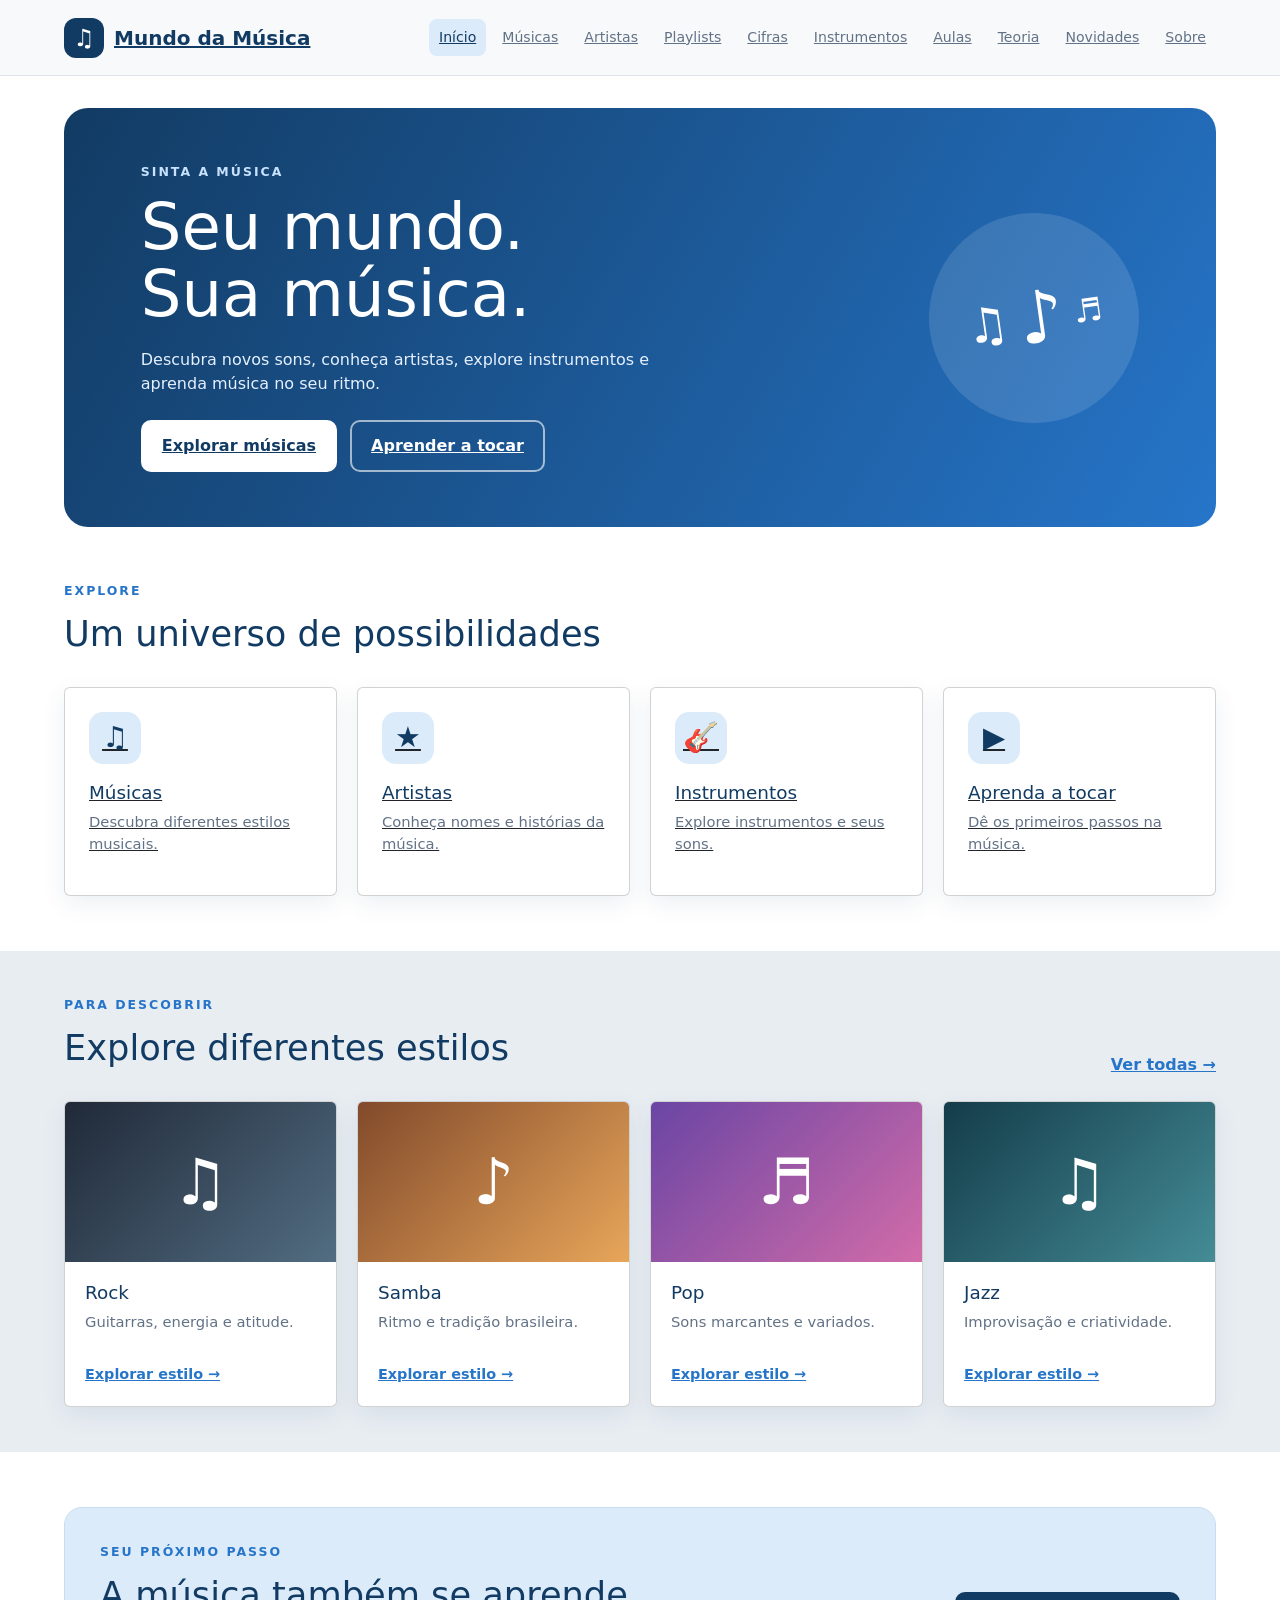
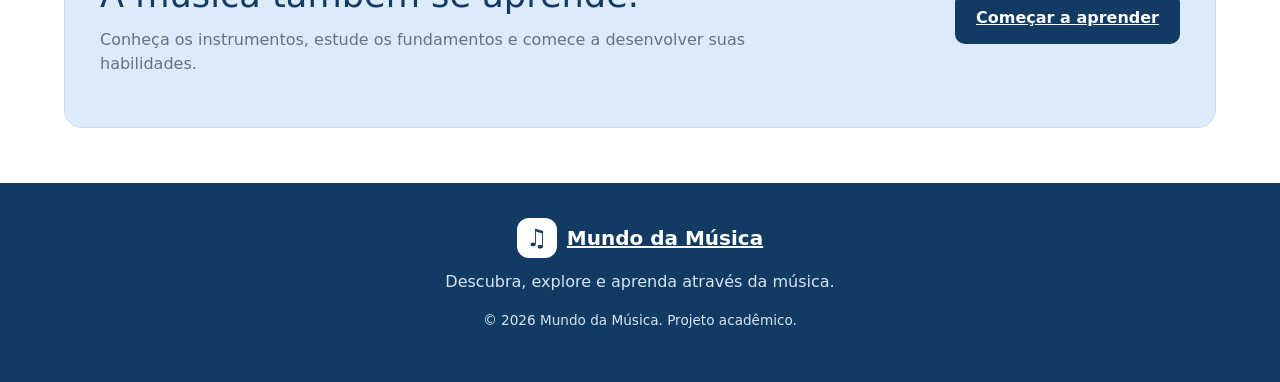
<file: index.html>
<!DOCTYPE html>
<html lang="pt-BR">
<head>
    <meta charset="UTF-8">
    <meta name="viewport" content="width=device-width, initial-scale=1.0">
    <meta name="description" content="Mundo da Música: descubra músicas, artistas, instrumentos e aprenda a tocar.">
    <title>Mundo da Música | Início</title>
    <link rel="icon" href="img/notamusical.png">
    <link rel="stylesheet" href="css/estilos.css">
    <link href="https://cdn.jsdelivr.net/npm/bootstrap@5.0.2/dist/css/bootstrap.min.css" rel="stylesheet" integrity="sha384-EVSTQN3/azprG1Anm3QDgpJLIm9Nao0Yz1ztcQTwFspd3yD65VohhpuuCOmLASjC" crossorigin="anonymous">
    <script src="js/script.js" defer></script>
</head>
<body>
    <header class="cabecalho bg-light">
        <a class="logo" href="index.html">
            <span class="logo-icone" aria-hidden="true">♫</span>
            <span>Mundo da Música</span>
        </a>
        <button class="botao-menu" id="botao-menu" type="button"
                aria-label="Abrir menu de navegação" aria-controls="menu-principal"
                aria-expanded="false">☰</button>
        <nav class="menu" id="menu-principal" aria-label="Navegação principal">
            <a href="index.html" aria-current="page">Início</a>
            <a href="musicas.html">Músicas</a>
            <a href="artistas.html">Artistas</a>
            <a href="playlists.html">Playlists</a>
            <a href="cifras.html">Cifras</a>
            <a href="instrumentos.html">Instrumentos</a>
            <a href="aulas.html">Aulas</a>
            <a href="teoria.html">Teoria</a>
            <a href="novidades.html">Novidades</a>
            <a href="sobre.html">Sobre</a>
        </nav>
    </header>

    <main>
        <section class="destaque">
            <div class="destaque-conteudo">
                <p class="etiqueta">SINTA A MÚSICA</p>
                <h1>Seu mundo.<br>Sua música.</h1>
                <p>Descubra novos sons, conheça artistas, explore instrumentos e aprenda música no seu ritmo.</p>
                <a class="botao botao-principal" href="musicas.html">Explorar músicas</a>
                <a class="botao botao-secundario" href="aulas.html">Aprender a tocar</a>
            </div>
            <div class="destaque-visual" aria-hidden="true"><span>♫</span><span>♪</span><span>♬</span></div>
        </section>

        <section class="secao">
            <div class="secao-cabecalho">
                <div><p class="etiqueta">EXPLORE</p><h2>Um universo de possibilidades</h2></div>
            </div>
            <div class="grade-categorias">
                <a class="card categoria-card" href="musicas.html"><span class="card-icone">♫</span><h3>Músicas</h3><p>Descubra diferentes estilos musicais.</p></a>
                <a class="card categoria-card" href="artistas.html"><span class="card-icone">★</span><h3>Artistas</h3><p>Conheça nomes e histórias da música.</p></a>
                <a class="card categoria-card" href="instrumentos.html"><span class="card-icone">🎸</span><h3>Instrumentos</h3><p>Explore instrumentos e seus sons.</p></a>
                <a class="card categoria-card" href="aulas.html"><span class="card-icone">▶</span><h3>Aprenda a tocar</h3><p>Dê os primeiros passos na música.</p></a>
            </div>
        </section>

        <section class="secao secao-alternativa">
            <div class="secao-cabecalho">
                <div><p class="etiqueta">PARA DESCOBRIR</p><h2>Explore diferentes estilos</h2></div>
                <a class="link-destaque" href="musicas.html">Ver todas →</a>
            </div>
            <div class="grade-musicas">
                <article class="card musica-card"><div class="capa capa-rock" aria-label="Ilustração musical de rock"><span>♫</span></div><div class="card-conteudo"><h3>Rock</h3><p>Guitarras, energia e atitude.</p><a href="musicas.html?genero=rock">Explorar estilo →</a></div></article>
                <article class="card musica-card"><div class="capa capa-samba" aria-label="Ilustração musical de samba"><span>♪</span></div><div class="card-conteudo"><h3>Samba</h3><p>Ritmo e tradição brasileira.</p><a href="musicas.html?genero=samba">Explorar estilo →</a></div></article>
                <article class="card musica-card"><div class="capa capa-pop" aria-label="Ilustração musical de pop"><span>♬</span></div><div class="card-conteudo"><h3>Pop</h3><p>Sons marcantes e variados.</p><a href="musicas.html?genero=pop">Explorar estilo →</a></div></article>
                <article class="card musica-card"><div class="capa capa-jazz" aria-label="Ilustração musical de jazz"><span>♫</span></div><div class="card-conteudo"><h3>Jazz</h3><p>Improvisação e criatividade.</p><a href="musicas.html?genero=jazz">Explorar estilo →</a></div></article>
            </div>
        </section>

        <section class="chamada">
            <div><p class="etiqueta">SEU PRÓXIMO PASSO</p><h2>A música também se aprende.</h2><p>Conheça os instrumentos, estude os fundamentos e comece a desenvolver suas habilidades.</p></div>
            <a class="botao botao-principal" href="teoria.html">Começar a aprender</a>
        </section>
    </main>

    <footer class="rodape">
        <a class="logo logo-rodape" href="index.html"><span class="logo-icone" aria-hidden="true">♫</span><span>Mundo da Música</span></a>
        <p>Descubra, explore e aprenda através da música.</p>
        <p class="copyright">&copy; <span id="ano-atual">2026</span> Mundo da Música. Projeto acadêmico.</p>
    </footer>
</body>
</html>
</file>
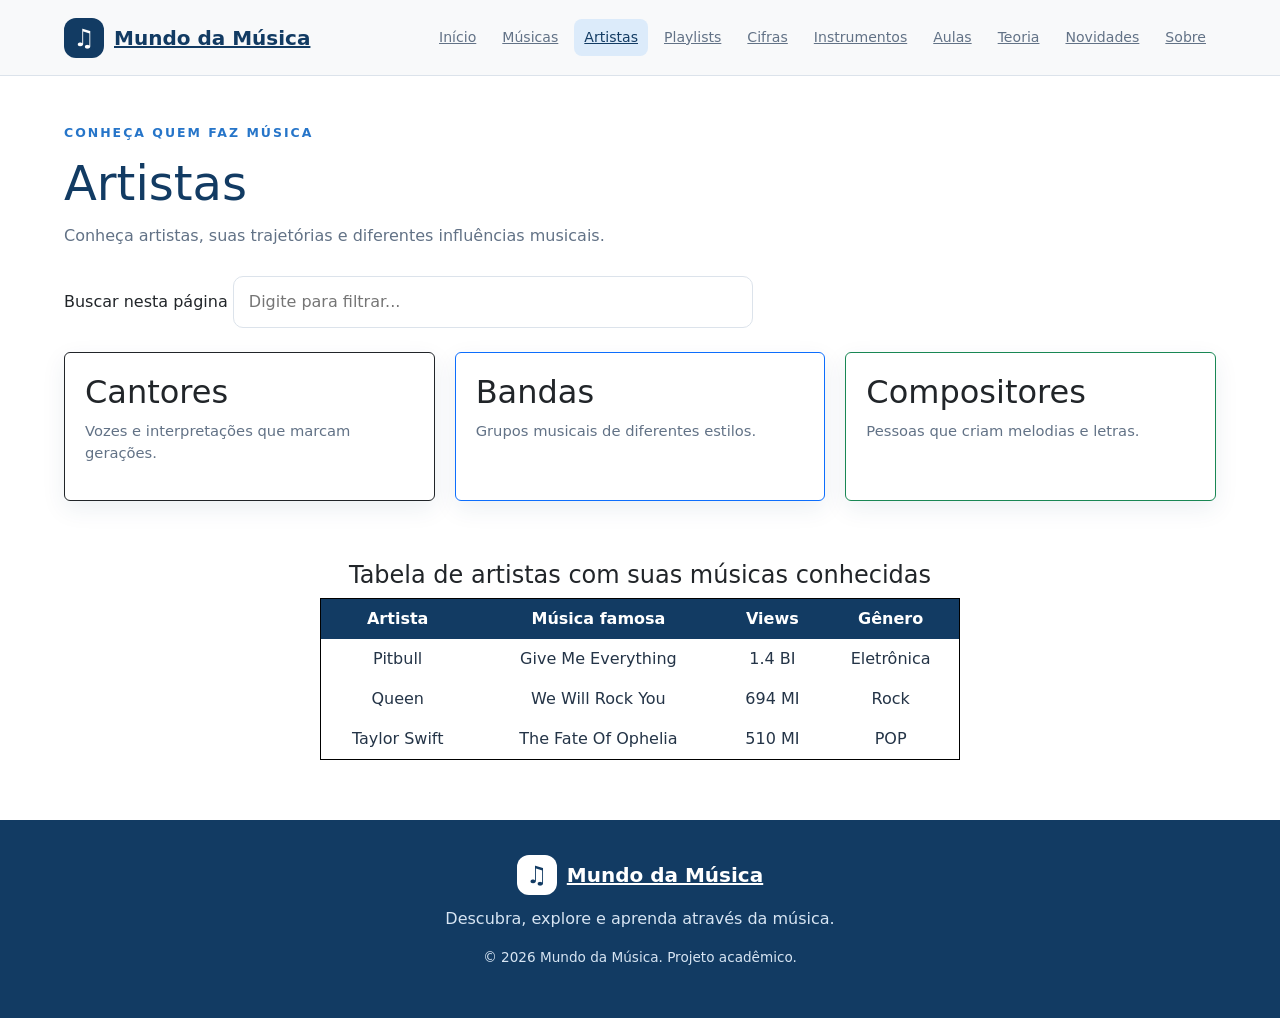
<file: artistas.html>
<!DOCTYPE html>
<html lang="pt-BR">
<head>
    <meta charset="UTF-8">
    <meta name="viewport" content="width=device-width, initial-scale=1.0">
    <meta name="description" content="Conheça artistas, suas trajetórias e diferentes influências musicais.">
    <title>Artistas | Mundo da Música</title>
    <link rel="icon" href="img/notamusical.png">
    <link rel="stylesheet" href="css/estilos.css">
    <link href="https://cdn.jsdelivr.net/npm/bootstrap@5.0.2/dist/css/bootstrap.min.css" rel="stylesheet" integrity="sha384-EVSTQN3/azprG1Anm3QDgpJLIm9Nao0Yz1ztcQTwFspd3yD65VohhpuuCOmLASjC" crossorigin="anonymous">
    <script src="js/script.js" defer></script>
</head>
<body>
    <header class="cabecalho bg-light">
        <a class="logo" href="index.html">
            <span class="logo-icone" aria-hidden="true">♫</span>
            <span>Mundo da Música</span>
        </a>
        <button class="botao-menu" id="botao-menu" type="button"
                aria-label="Abrir menu de navegação" aria-controls="menu-principal"
                aria-expanded="false">☰</button>
        <nav class="menu" id="menu-principal" aria-label="Navegação principal">
            <a href="index.html">Início</a>
            <a href="musicas.html">Músicas</a>
            <a href="artistas.html" aria-current="page">Artistas</a>
            <a href="playlists.html">Playlists</a>
            <a href="cifras.html">Cifras</a>
            <a href="instrumentos.html">Instrumentos</a>
            <a href="aulas.html">Aulas</a>
            <a href="teoria.html">Teoria</a>
            <a href="novidades.html">Novidades</a>
            <a href="sobre.html">Sobre</a>
        </nav>
    </header>
    <main>
        <section class="conteudo-pagina">
            <div class="introducao-pagina">
                <p class="etiqueta">CONHEÇA QUEM FAZ MÚSICA</p>
                <h1>Artistas</h1>
                <p>Conheça artistas, suas trajetórias e diferentes influências musicais.</p>
            </div>

            <label for="busca-itens" class="rotulo-busca">Buscar nesta página</label>
            <input class="campo-busca" type="search" id="busca-itens"
                   placeholder="Digite para filtrar..." autocomplete="off">
            <p id="mensagem-vazia" class="mensagem-vazia" hidden>Nenhum resultado encontrado.</p>
            <div class="lista-itens">
                <article class="card card-conteudo border border-dark" data-busca="cantores vocal">
                    <h2>Cantores</h2>
                    <p>Vozes e interpretações que marcam gerações.</p>
                </article>
                <article class="card card-conteudo border border-primary" data-busca="bandas grupos">
                    <h2>Bandas</h2>
                    <p>Grupos musicais de diferentes estilos.</p>
                </article>
                <article class="card card-conteudo border border-success" data-busca="compositores composição">
                    <h2>Compositores</h2>
                    <p>Pessoas que criam melodias e letras.</p>
                </article>
            </div>
        </section>
    </main>
    <div class="tabela-artistas-container">
    <h4 class="titulo-tabela">Tabela de artistas com suas músicas conhecidas</h4>
    <div class="table-responsive">
        <table class="tabela-artistas">
            <thead>
                <tr>
                    <th>Artista</th>
                    <th>Música famosa</th>
                    <th>Views</th>
                    <th>Gênero</th>
                </tr>
            </thead>
            <tbody>
                <tr>
                    <td>Pitbull</td>
                    <td>Give Me Everything</td>
                    <td>1.4 BI</td>
                    <td>Eletrônica</td>
                </tr>
                <tr>
                    <td>Queen</td>
                    <td>We Will Rock You</td>
                    <td>694 MI</td>
                    <td>Rock</td>
                </tr>
                <tr>
                    <td>Taylor Swift</td>
                    <td>The Fate Of Ophelia</td>
                    <td>510 MI</td>
                    <td>POP</td>
                </tr>
            </tbody>
        </table>
    </div>
</div>

<footer class="rodape">
    <a class="logo logo-rodape" href="index.html">
        <span class="logo-icone" aria-hidden="true">♫</span>
        <span>Mundo da Música</span>
    </a>
    <p>Descubra, explore e aprenda através da música.</p>
    <p class="copyright">&copy; <span id="ano-atual">2026</span> Mundo da Música. Projeto acadêmico.</p>
</footer>
</file>
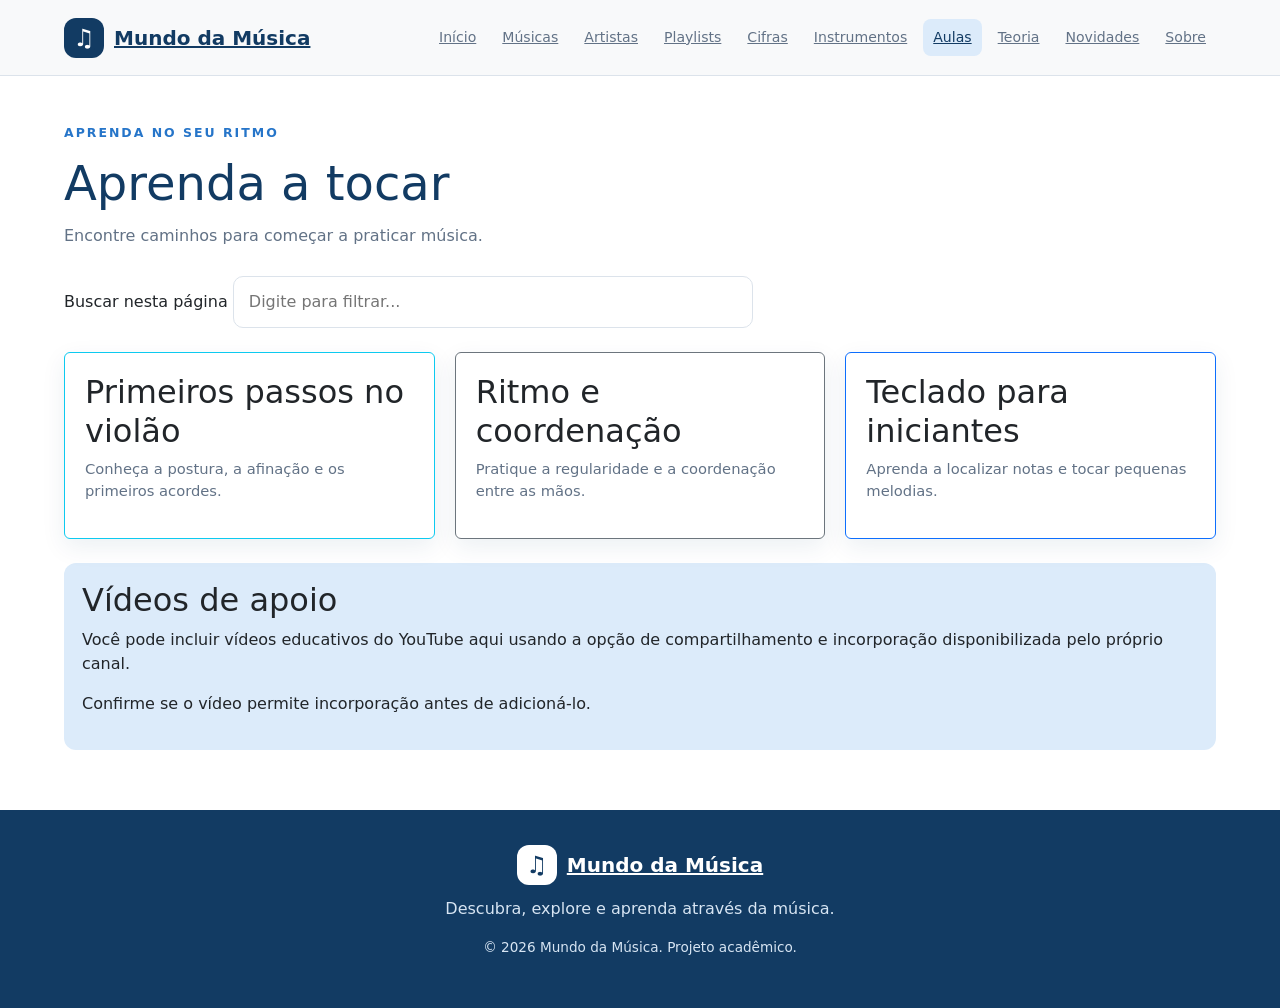
<file: aulas.html>
<!DOCTYPE html>
<html lang="pt-BR">
<head>
    <meta charset="UTF-8">
    <meta name="viewport" content="width=device-width, initial-scale=1.0">
    <meta name="description" content="Encontre caminhos para começar a praticar música.">
    <title>Aprenda a tocar | Mundo da Música</title>
    <link rel="icon" href="img/notamusical.png">
    <link rel="stylesheet" href="css/estilos.css">
    <link href="https://cdn.jsdelivr.net/npm/bootstrap@5.0.2/dist/css/bootstrap.min.css" rel="stylesheet" integrity="sha384-EVSTQN3/azprG1Anm3QDgpJLIm9Nao0Yz1ztcQTwFspd3yD65VohhpuuCOmLASjC" crossorigin="anonymous">
    <script src="js/script.js" defer></script>
</head>
<body>
    <header class="cabecalho bg-light">
        <a class="logo" href="index.html">
            <span class="logo-icone" aria-hidden="true">♫</span>
            <span>Mundo da Música</span>
        </a>
        <button class="botao-menu" id="botao-menu" type="button"
                aria-label="Abrir menu de navegação" aria-controls="menu-principal"
                aria-expanded="false">☰</button>
        <nav class="menu" id="menu-principal" aria-label="Navegação principal">
            <a href="index.html">Início</a>
            <a href="musicas.html">Músicas</a>
            <a href="artistas.html">Artistas</a>
            <a href="playlists.html">Playlists</a>
            <a href="cifras.html">Cifras</a>
            <a href="instrumentos.html">Instrumentos</a>
            <a href="aulas.html" aria-current="page">Aulas</a>
            <a href="teoria.html">Teoria</a>
            <a href="novidades.html">Novidades</a>
            <a href="sobre.html">Sobre</a>
        </nav>
    </header>
    <main>
        <section class="conteudo-pagina">
            <div class="introducao-pagina">
                <p class="etiqueta">APRENDA NO SEU RITMO</p>
                <h1>Aprenda a tocar</h1>
                <p>Encontre caminhos para começar a praticar música.</p>
            </div>

            <label for="busca-itens" class="rotulo-busca">Buscar nesta página</label>
            <input class="campo-busca" type="search" id="busca-itens"
                   placeholder="Digite para filtrar..." autocomplete="off">
            <p id="mensagem-vazia" class="mensagem-vazia" hidden>Nenhum resultado encontrado.</p>
            <div class="lista-itens">
                <article class="card card-conteudo border border-info" data-busca="violão iniciante">
                    <h2>Primeiros passos no violão</h2>
                    <p>Conheça a postura, a afinação e os primeiros acordes.</p>
                </article>
                <article class="card card-conteudo border border-secondary" data-busca="ritmo coordenação">
                    <h2>Ritmo e coordenação</h2>
                    <p>Pratique a regularidade e a coordenação entre as mãos.</p>
                </article>
                <article class="card card-conteudo border border-primary" data-busca="teclado iniciante">
                    <h2>Teclado para iniciantes</h2>
                    <p>Aprenda a localizar notas e tocar pequenas melodias.</p>
                </article>
            </div>
            <div class="aviso">
                <h2>Vídeos de apoio</h2>
                <p>Você pode incluir vídeos educativos do YouTube aqui usando a opção de compartilhamento e incorporação disponibilizada pelo próprio canal.</p>
                <p>Confirme se o vídeo permite incorporação antes de adicioná-lo.</p>
            </div>
        </section>
    </main>
    <footer class="rodape">
        <a class="logo logo-rodape" href="index.html"><span class="logo-icone" aria-hidden="true">♫</span><span>Mundo da Música</span></a>
        <p>Descubra, explore e aprenda através da música.</p>
        <p class="copyright">&copy; <span id="ano-atual">2026</span> Mundo da Música. Projeto acadêmico.</p>
    </footer>
</body>
</html>
</file>
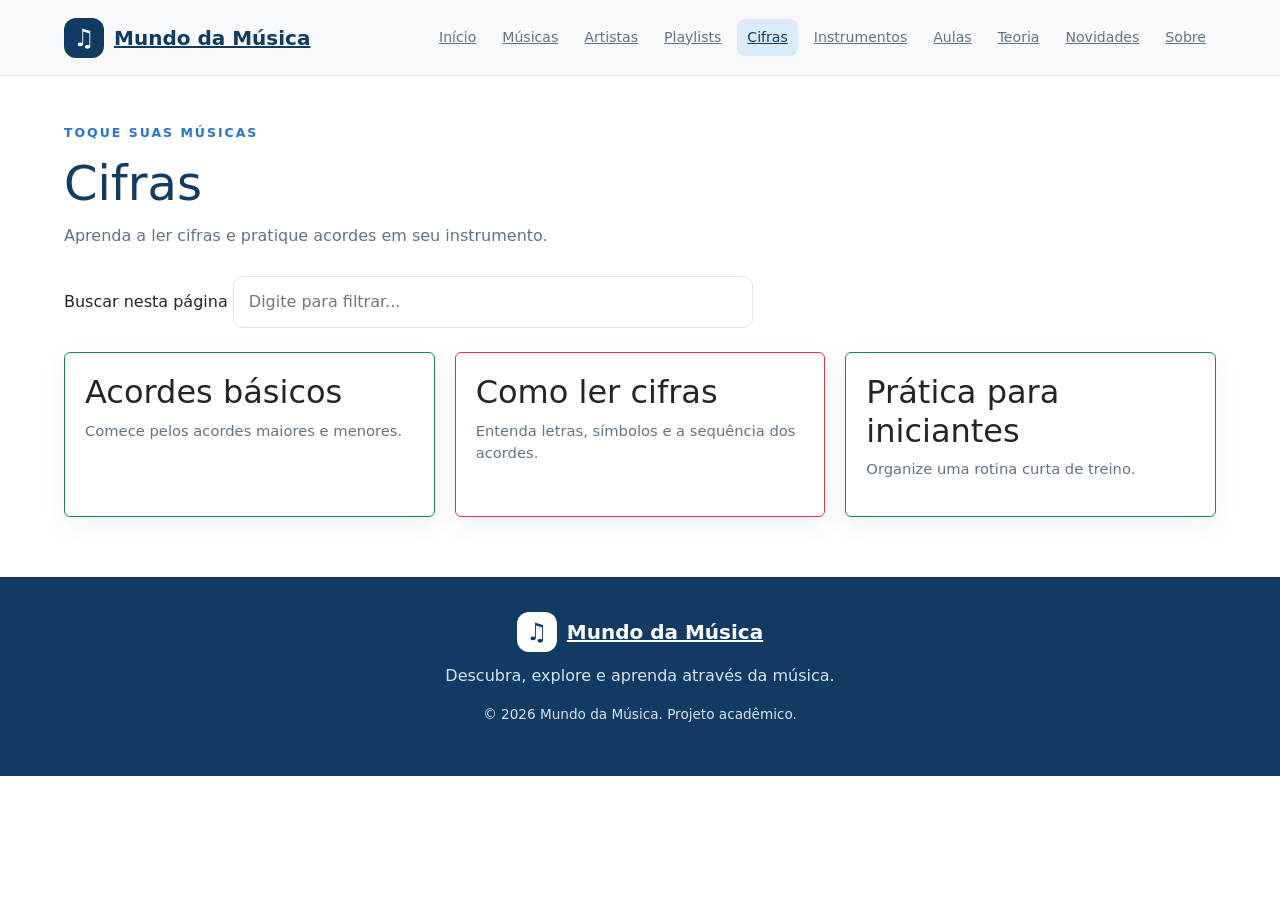
<file: cifras.html>
<!DOCTYPE html>
<html lang="pt-BR">
<head>
    <meta charset="UTF-8">
    <meta name="viewport" content="width=device-width, initial-scale=1.0">
    <meta name="description" content="Aprenda a ler cifras e pratique acordes em seu instrumento.">
    <title>Cifras | Mundo da Música</title>
    <link rel="icon" href="img/notamusical.png">
    <link rel="stylesheet" href="css/estilos.css">
    <link href="https://cdn.jsdelivr.net/npm/bootstrap@5.0.2/dist/css/bootstrap.min.css" rel="stylesheet" integrity="sha384-EVSTQN3/azprG1Anm3QDgpJLIm9Nao0Yz1ztcQTwFspd3yD65VohhpuuCOmLASjC" crossorigin="anonymous">
    <script src="js/script.js" defer></script>
</head>
<body>
    <header class="cabecalho bg-light">
        <a class="logo" href="index.html">
            <span class="logo-icone" aria-hidden="true">♫</span>
            <span>Mundo da Música</span>
        </a>
        <button class="botao-menu" id="botao-menu" type="button"
                aria-label="Abrir menu de navegação" aria-controls="menu-principal"
                aria-expanded="false">☰</button>
        <nav class="menu" id="menu-principal" aria-label="Navegação principal">
            <a href="index.html">Início</a>
            <a href="musicas.html">Músicas</a>
            <a href="artistas.html">Artistas</a>
            <a href="playlists.html">Playlists</a>
            <a href="cifras.html" aria-current="page">Cifras</a>
            <a href="instrumentos.html">Instrumentos</a>
            <a href="aulas.html">Aulas</a>
            <a href="teoria.html">Teoria</a>
            <a href="novidades.html">Novidades</a>
            <a href="sobre.html">Sobre</a>
        </nav>
    </header>
    <main>
        <section class="conteudo-pagina">
            <div class="introducao-pagina">
                <p class="etiqueta">TOQUE SUAS MÚSICAS</p>
                <h1>Cifras</h1>
                <p>Aprenda a ler cifras e pratique acordes em seu instrumento.</p>
            </div>

            <label for="busca-itens" class="rotulo-busca">Buscar nesta página</label>
            <input class="campo-busca" type="search" id="busca-itens"
                   placeholder="Digite para filtrar..." autocomplete="off">
            <p id="mensagem-vazia" class="mensagem-vazia" hidden>Nenhum resultado encontrado.</p>
            <div class="lista-itens">
                <article class="card card-conteudo border border-success" data-busca="acordes básicos violão">
                    <h2>Acordes básicos</h2>
                    <p>Comece pelos acordes maiores e menores.</p>
                </article>
                <article class="card card-conteudo border border-danger" data-busca="ler cifras teoria">
                    <h2>Como ler cifras</h2>
                    <p>Entenda letras, símbolos e a sequência dos acordes.</p>
                </article>
                <article class="card card-conteudo border border-success" data-busca="prática iniciantes">
                    <h2>Prática para iniciantes</h2>
                    <p>Organize uma rotina curta de treino.</p>
                </article>
            </div>
        </section>
    </main>
    <footer class="rodape">
        <a class="logo logo-rodape" href="index.html"><span class="logo-icone" aria-hidden="true">♫</span><span>Mundo da Música</span></a>
        <p>Descubra, explore e aprenda através da música.</p>
        <p class="copyright">&copy; <span id="ano-atual">2026</span> Mundo da Música. Projeto acadêmico.</p>
    </footer>
</body>
</html>
</file>
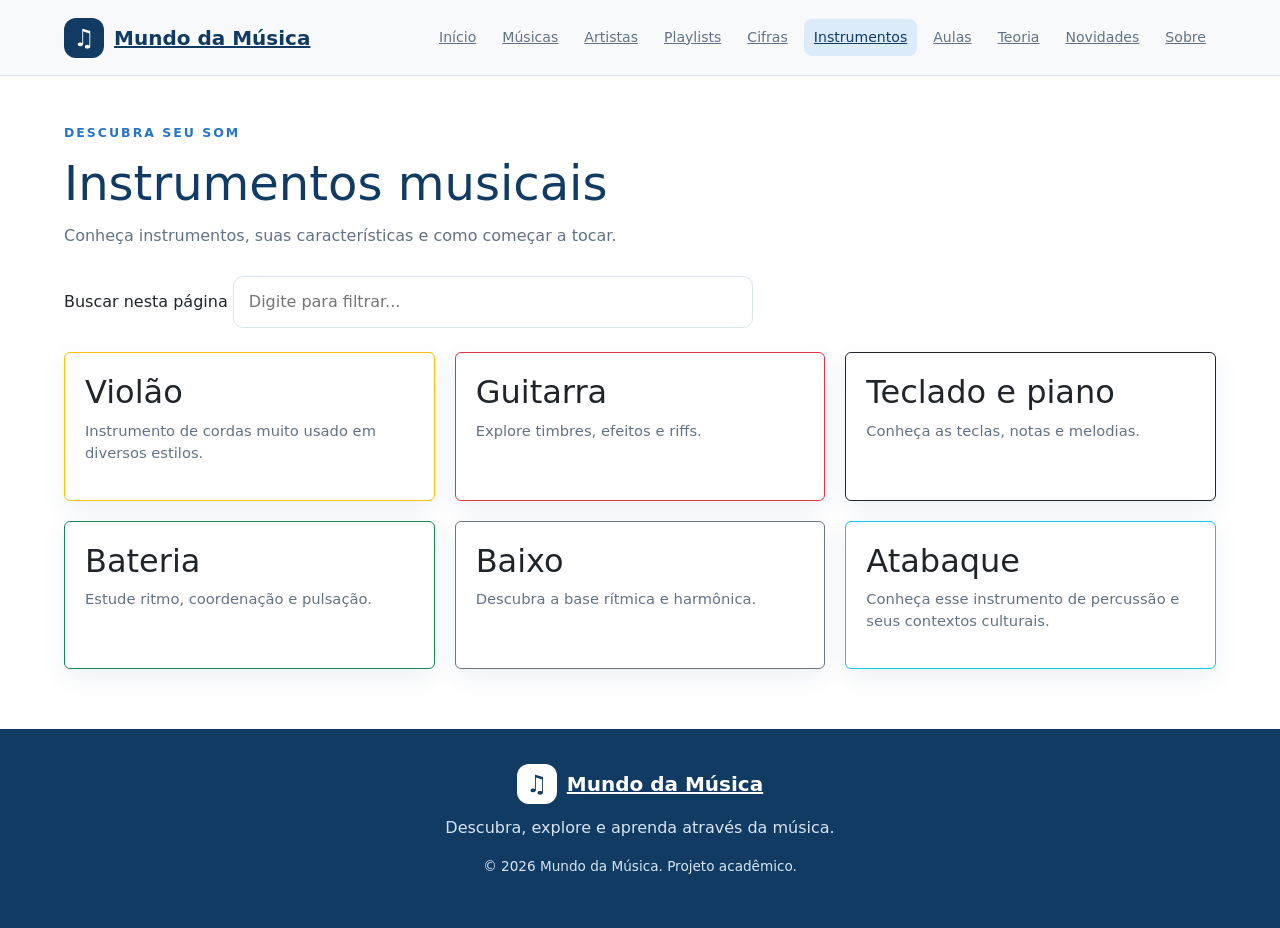
<file: instrumentos.html>
<!DOCTYPE html>
<html lang="pt-BR">
<head>
    <meta charset="UTF-8">
    <meta name="viewport" content="width=device-width, initial-scale=1.0">
    <meta name="description" content="Conheça instrumentos, suas características e como começar a tocar.">
    <title>Instrumentos | Mundo da Música</title>
    <link rel="icon" href="img/notamusical.png">
    <link rel="stylesheet" href="css/estilos.css">
    <link href="https://cdn.jsdelivr.net/npm/bootstrap@5.0.2/dist/css/bootstrap.min.css" rel="stylesheet" integrity="sha384-EVSTQN3/azprG1Anm3QDgpJLIm9Nao0Yz1ztcQTwFspd3yD65VohhpuuCOmLASjC" crossorigin="anonymous">
    <script src="js/script.js" defer></script>
</head>
<body>
    <header class="cabecalho bg-light">
        <a class="logo" href="index.html">
            <span class="logo-icone" aria-hidden="true">♫</span>
            <span>Mundo da Música</span>
        </a>
        <button class="botao-menu" id="botao-menu" type="button"
                aria-label="Abrir menu de navegação" aria-controls="menu-principal"
                aria-expanded="false">☰</button>
        <nav class="menu" id="menu-principal" aria-label="Navegação principal">
            <a href="index.html">Início</a>
            <a href="musicas.html">Músicas</a>
            <a href="artistas.html">Artistas</a>
            <a href="playlists.html">Playlists</a>
            <a href="cifras.html">Cifras</a>
            <a href="instrumentos.html" aria-current="page">Instrumentos</a>
            <a href="aulas.html">Aulas</a>
            <a href="teoria.html">Teoria</a>
            <a href="novidades.html">Novidades</a>
            <a href="sobre.html">Sobre</a>
        </nav>
    </header>
    <main>
        <section class="conteudo-pagina">
            <div class="introducao-pagina">
                <p class="etiqueta">DESCUBRA SEU SOM</p>
                <h1>Instrumentos musicais</h1>
                <p>Conheça instrumentos, suas características e como começar a tocar.</p>
            </div>

            <label for="busca-itens" class="rotulo-busca">Buscar nesta página</label>
            <input class="campo-busca" type="search" id="busca-itens"
                   placeholder="Digite para filtrar..." autocomplete="off">
            <p id="mensagem-vazia" class="mensagem-vazia" hidden>Nenhum resultado encontrado.</p>
            <div class="lista-itens">
                <article class="card card-conteudo border border-warning" data-busca="violão cordas">
                    <h2>Violão</h2>
                    <p>Instrumento de cordas muito usado em diversos estilos.</p>
                </article>
                <article class="card card-conteudo border border-danger" data-busca="guitarra cordas">
                    <h2>Guitarra</h2>
                    <p>Explore timbres, efeitos e riffs.</p>
                </article>
                <article class="card card-conteudo border border-dark" data-busca="teclado piano">
                    <h2>Teclado e piano</h2>
                    <p>Conheça as teclas, notas e melodias.</p>
                </article>
                <article class="card card-conteudo border border-success" data-busca="bateria percussão">
                    <h2>Bateria</h2>
                    <p>Estude ritmo, coordenação e pulsação.</p>
                </article>
                <article class="card card-conteudo border border-secondary" data-busca="baixo cordas">
                    <h2>Baixo</h2>
                    <p>Descubra a base rítmica e harmônica.</p>
                </article>
                <article class="card card-conteudo border border-info" data-busca="atabaque percussão">
                    <h2>Atabaque</h2>
                    <p>Conheça esse instrumento de percussão e seus contextos culturais.</p>
                </article>
            </div>
        </section>
    </main>
    <footer class="rodape">
        <a class="logo logo-rodape" href="index.html"><span class="logo-icone" aria-hidden="true">♫</span><span>Mundo da Música</span></a>
        <p>Descubra, explore e aprenda através da música.</p>
        <p class="copyright">&copy; <span id="ano-atual">2026</span> Mundo da Música. Projeto acadêmico.</p>
    </footer>
</body>
</html>
</file>
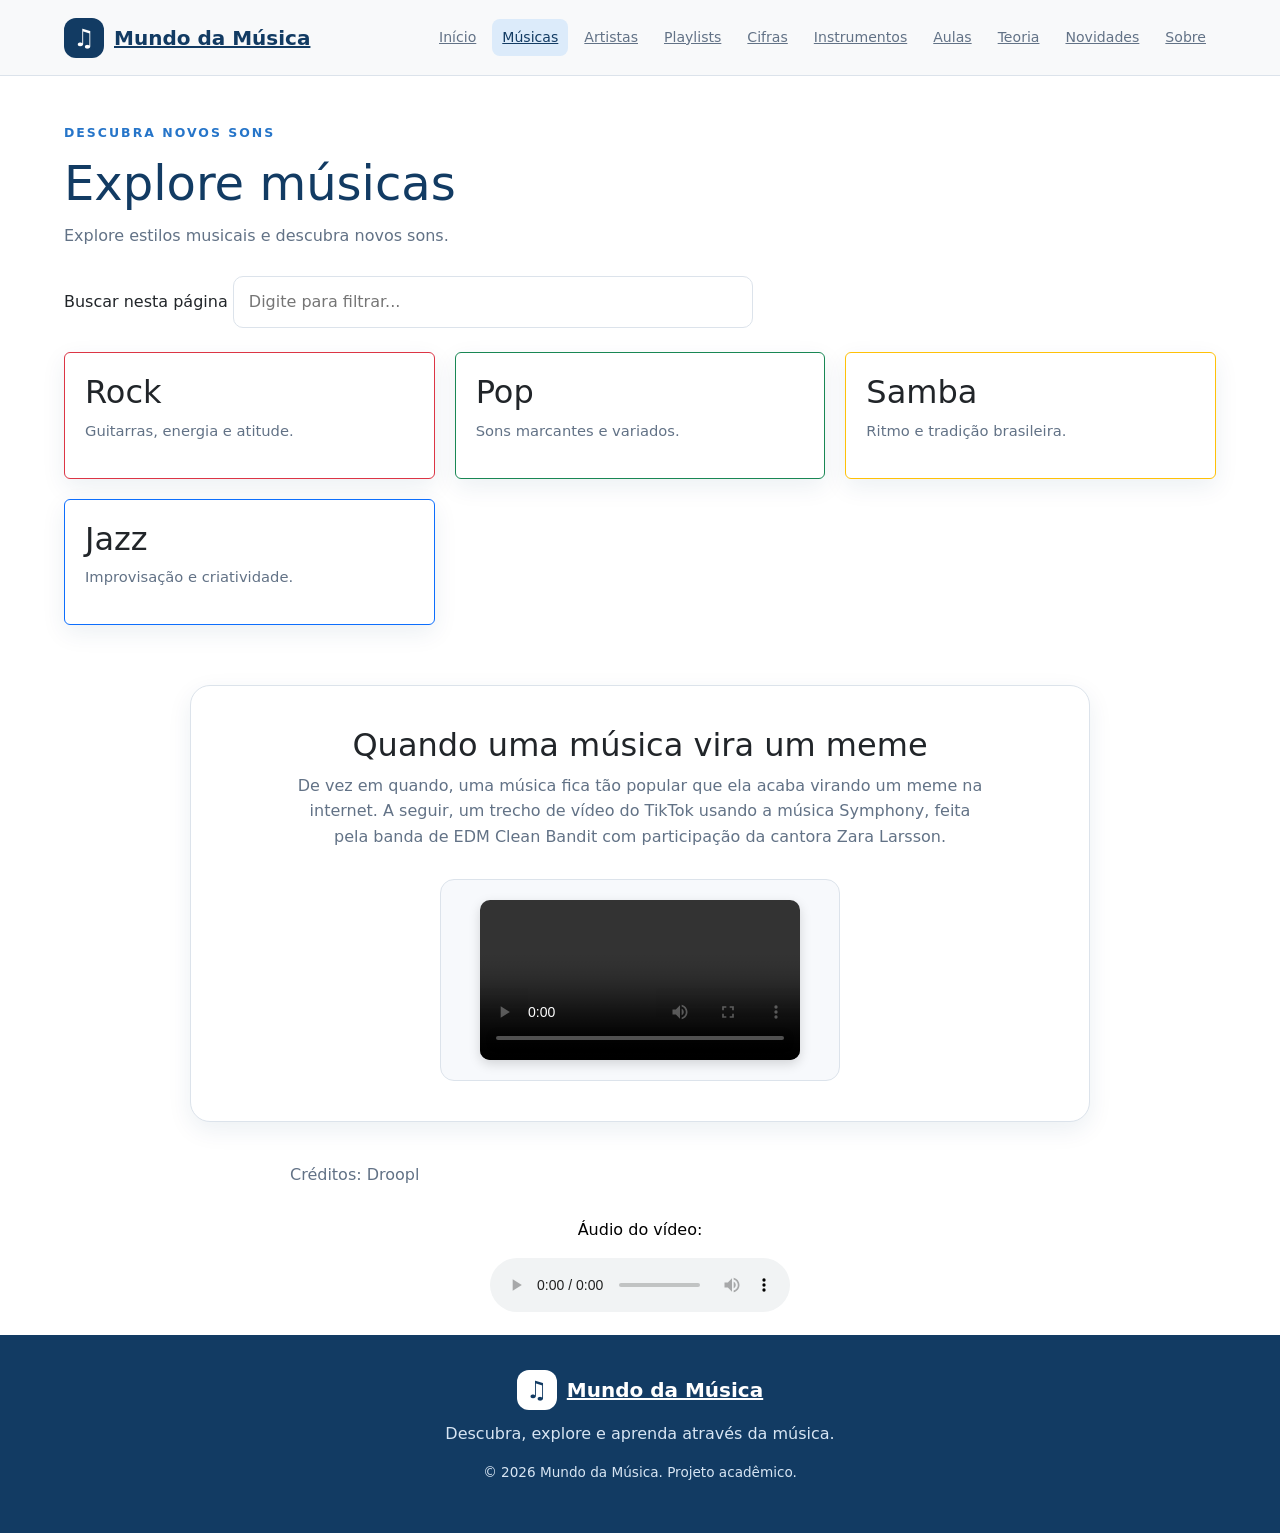
<file: musicas.html>
<!DOCTYPE html>
<html lang="pt-BR">
<head>
    <meta charset="UTF-8">
    <meta name="viewport" content="width=device-width, initial-scale=1.0">
    <meta name="description" content="Explore estilos musicais e descubra novos sons.">
    <title>Músicas | Mundo da Música</title>
    <link rel="icon" href="img/notamusical.png">
    <link rel="stylesheet" href="css/estilos.css">
    <link href="https://cdn.jsdelivr.net/npm/bootstrap@5.0.2/dist/css/bootstrap.min.css" rel="stylesheet" integrity="sha384-EVSTQN3/azprG1Anm3QDgpJLIm9Nao0Yz1ztcQTwFspd3yD65VohhpuuCOmLASjC" crossorigin="anonymous">
    <script src="js/script.js" defer></script>
</head>
<body>
    <header class="cabecalho bg-light">
        <a class="logo" href="index.html">
            <span class="logo-icone" aria-hidden="true">♫</span>
            <span>Mundo da Música</span>
        </a>
        <button class="botao-menu" id="botao-menu" type="button"
                aria-label="Abrir menu de navegação" aria-controls="menu-principal"
                aria-expanded="false">☰</button>
        <nav class="menu" id="menu-principal" aria-label="Navegação principal">
            <a href="index.html">Início</a>
            <a href="musicas.html" aria-current="page">Músicas</a>
            <a href="artistas.html">Artistas</a>
            <a href="playlists.html">Playlists</a>
            <a href="cifras.html">Cifras</a>
            <a href="instrumentos.html">Instrumentos</a>
            <a href="aulas.html">Aulas</a>
            <a href="teoria.html">Teoria</a>
            <a href="novidades.html">Novidades</a>
            <a href="sobre.html">Sobre</a>
        </nav>
    </header>
    <main>
        <section class="conteudo-pagina">
            <div class="introducao-pagina">
                <p class="etiqueta">DESCUBRA NOVOS SONS</p>
                <h1>Explore músicas</h1>
                <p>Explore estilos musicais e descubra novos sons.</p>
            </div>

            <label for="busca-itens" class="rotulo-busca">Buscar nesta página</label>
            <input class="campo-busca" type="search" id="busca-itens"
                   placeholder="Digite para filtrar..." autocomplete="off">
            <p id="mensagem-vazia" class="mensagem-vazia" hidden>Nenhum resultado encontrado.</p>
            <div class="lista-itens">
                <article class="card card-conteudo border border-danger" data-busca="rock música guitarras">
                    <h2>Rock</h2>
                    <p>Guitarras, energia e atitude.</p>
                </article>
                <article class="card card-conteudo border border-success" data-busca="pop música artistas">
                    <h2>Pop</h2>
                    <p>Sons marcantes e variados.</p>
                </article>
                <article class="card card-conteudo border border-warning" data-busca="samba música brasil">
                    <h2>Samba</h2>
                    <p>Ritmo e tradição brasileira.</p>
                </article>
                <article class="card card-conteudo border border-primary" data-busca="jazz improvisação">
                    <h2>Jazz</h2>
                    <p>Improvisação e criatividade.</p>
                </article>
            </div>
        </section>
    </main>

    <p></p>

        <div class="meme">
    <h2 class="titulo-meme">Quando uma música vira um meme</h2>
    <p class="textinho-sinfonia">
        De vez em quando, uma música fica tão popular que ela acaba virando um meme na internet. A seguir, um trecho de vídeo do TikTok usando a música Symphony, feita pela banda de EDM Clean Bandit com participação da cantora Zara Larsson.
    </p>
    <div class="video-container">
        <video src="symphony.mp4" controls></video>
    </div>
</div>
        
        <p class="textinho-sinfonia">Créditos: Droopl</p>
        <p class="textinho-sinfonia2">Áudio do vídeo:</p>
        <p align="center">
        <audio controls src="symphony.mp4"></audio>
        </p>
    </div>
    <footer class="rodape">
        <a class="logo logo-rodape" href="index.html"><span class="logo-icone" aria-hidden="true">♫</span><span>Mundo da Música</span></a>
        <p>Descubra, explore e aprenda através da música.</p>
        <p class="copyright">&copy; <span id="ano-atual">2026</span> Mundo da Música. Projeto acadêmico.</p>
    </footer>
</body>
</html>
</file>
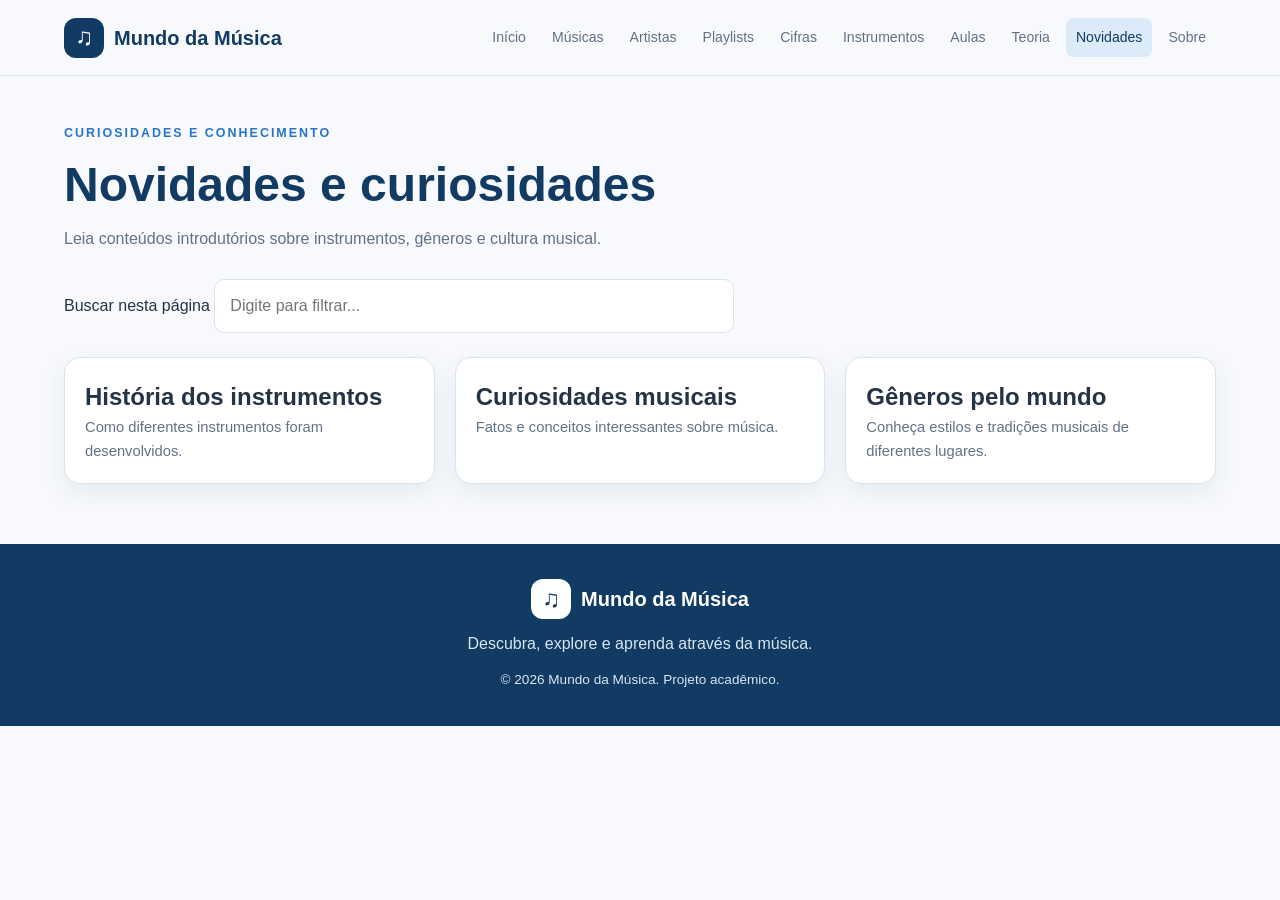
<file: novidades.html>
<!DOCTYPE html>
<html lang="pt-BR">
<head>
    <meta charset="UTF-8">
    <meta name="viewport" content="width=device-width, initial-scale=1.0">
    <meta name="description" content="Leia conteúdos introdutórios sobre instrumentos, gêneros e cultura musical.">
    <title>Novidades | Mundo da Música</title>
    <link rel="icon" href="img/notamusical.png">
    <link rel="stylesheet" href="css/estilos.css">
    <script src="js/script.js" defer></script>
</head>
<body>
    <header class="cabecalho">
        <a class="logo" href="index.html">
            <span class="logo-icone" aria-hidden="true">♫</span>
            <span>Mundo da Música</span>
        </a>
        <button class="botao-menu" id="botao-menu" type="button"
                aria-label="Abrir menu de navegação" aria-controls="menu-principal"
                aria-expanded="false">☰</button>
        <nav class="menu" id="menu-principal" aria-label="Navegação principal">
            <a href="index.html">Início</a>
            <a href="musicas.html">Músicas</a>
            <a href="artistas.html">Artistas</a>
            <a href="playlists.html">Playlists</a>
            <a href="cifras.html">Cifras</a>
            <a href="instrumentos.html">Instrumentos</a>
            <a href="aulas.html">Aulas</a>
            <a href="teoria.html">Teoria</a>
            <a href="novidades.html" aria-current="page">Novidades</a>
            <a href="sobre.html">Sobre</a>
        </nav>
    </header>
    <main>
        <section class="conteudo-pagina">
            <div class="introducao-pagina">
                <p class="etiqueta">CURIOSIDADES E CONHECIMENTO</p>
                <h1>Novidades e curiosidades</h1>
                <p>Leia conteúdos introdutórios sobre instrumentos, gêneros e cultura musical.</p>
            </div>

            <label for="busca-itens" class="rotulo-busca">Buscar nesta página</label>
            <input class="campo-busca" type="search" id="busca-itens"
                   placeholder="Digite para filtrar..." autocomplete="off">
            <p id="mensagem-vazia" class="mensagem-vazia" hidden>Nenhum resultado encontrado.</p>
            <div class="lista-itens">
                <article class="card card-conteudo" data-busca="história instrumentos">
                    <h2>História dos instrumentos</h2>
                    <p>Como diferentes instrumentos foram desenvolvidos.</p>
                </article>
                <article class="card card-conteudo" data-busca="curiosidades música">
                    <h2>Curiosidades musicais</h2>
                    <p>Fatos e conceitos interessantes sobre música.</p>
                </article>
                <article class="card card-conteudo" data-busca="gêneros mundo">
                    <h2>Gêneros pelo mundo</h2>
                    <p>Conheça estilos e tradições musicais de diferentes lugares.</p>
                </article>
            </div>
        </section>
    </main>
    <footer class="rodape">
        <a class="logo logo-rodape" href="index.html"><span class="logo-icone" aria-hidden="true">♫</span><span>Mundo da Música</span></a>
        <p>Descubra, explore e aprenda através da música.</p>
        <p class="copyright">&copy; <span id="ano-atual">2026</span> Mundo da Música. Projeto acadêmico.</p>
    </footer>
</body>
</html>
</file>
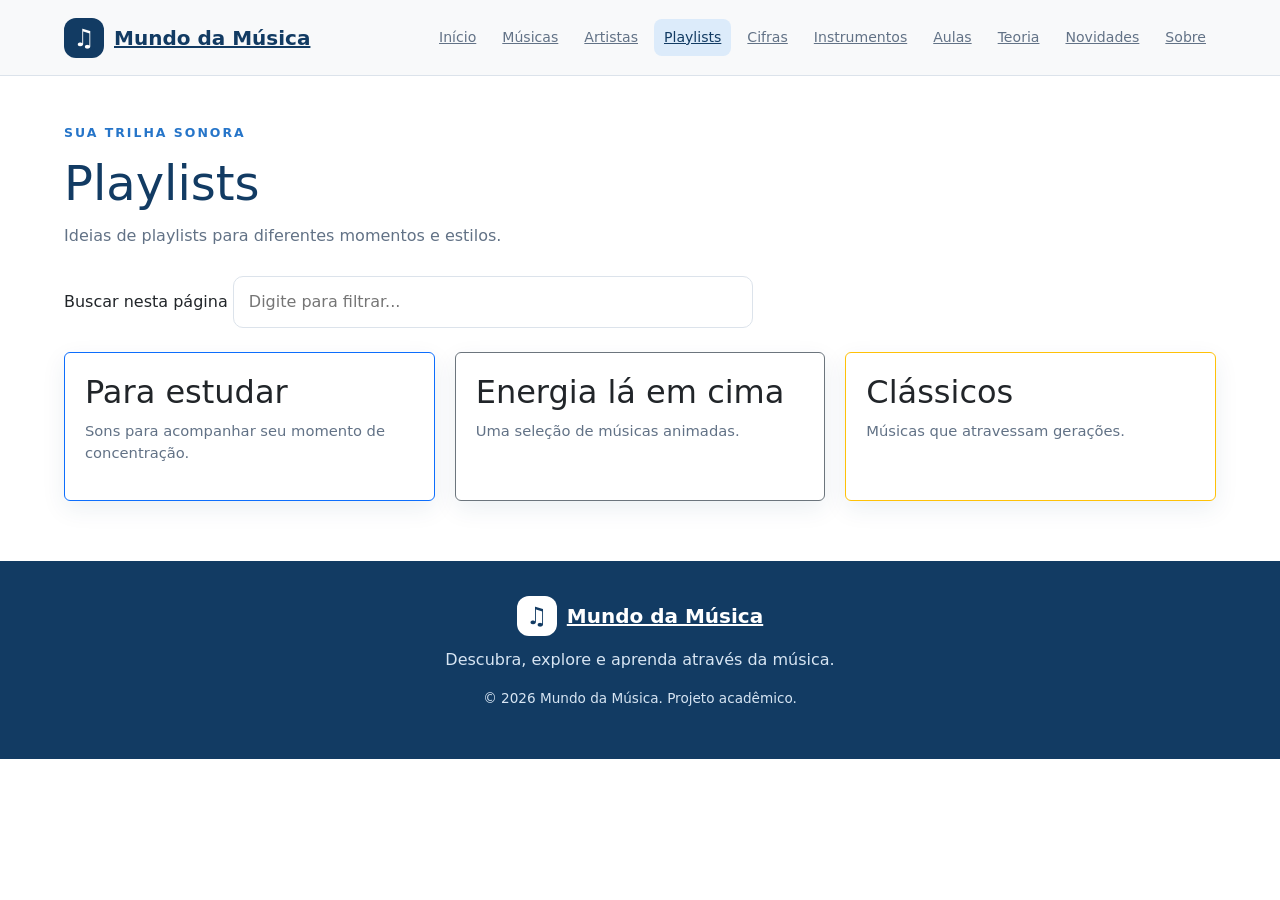
<file: playlists.html>
<!DOCTYPE html>
<html lang="pt-BR">
<head>
    <meta charset="UTF-8">
    <meta name="viewport" content="width=device-width, initial-scale=1.0">
    <meta name="description" content="Ideias de playlists para diferentes momentos e estilos.">
    <title>Playlists | Mundo da Música</title>
    <link rel="icon" href="img/notamusical.png">
    <link rel="stylesheet" href="css/estilos.css">
    <link href="https://cdn.jsdelivr.net/npm/bootstrap@5.0.2/dist/css/bootstrap.min.css" rel="stylesheet" integrity="sha384-EVSTQN3/azprG1Anm3QDgpJLIm9Nao0Yz1ztcQTwFspd3yD65VohhpuuCOmLASjC" crossorigin="anonymous">
    <script src="js/script.js" defer></script>
</head>
<body>
    <header class="cabecalho bg-light">
        <a class="logo" href="index.html">
            <span class="logo-icone" aria-hidden="true">♫</span>
            <span>Mundo da Música</span>
        </a>
        <button class="botao-menu" id="botao-menu" type="button"
                aria-label="Abrir menu de navegação" aria-controls="menu-principal"
                aria-expanded="false">☰</button>
        <nav class="menu" id="menu-principal" aria-label="Navegação principal">
            <a href="index.html">Início</a>
            <a href="musicas.html">Músicas</a>
            <a href="artistas.html">Artistas</a>
            <a href="playlists.html" aria-current="page">Playlists</a>
            <a href="cifras.html">Cifras</a>
            <a href="instrumentos.html">Instrumentos</a>
            <a href="aulas.html">Aulas</a>
            <a href="teoria.html">Teoria</a>
            <a href="novidades.html">Novidades</a>
            <a href="sobre.html">Sobre</a>
        </nav>
    </header>
    <main>
        <section class="conteudo-pagina">
            <div class="introducao-pagina">
                <p class="etiqueta">SUA TRILHA SONORA</p>
                <h1>Playlists</h1>
                <p>Ideias de playlists para diferentes momentos e estilos.</p>
            </div>

            <label for="busca-itens" class="rotulo-busca">Buscar nesta página</label>
            <input class="campo-busca" type="search" id="busca-itens"
                   placeholder="Digite para filtrar..." autocomplete="off">
            <p id="mensagem-vazia" class="mensagem-vazia" hidden>Nenhum resultado encontrado.</p>
            <div class="lista-itens">
                <article class="card card-conteudo border border-primary" data-busca="estudar foco instrumental">
                    <h2>Para estudar</h2>
                    <p>Sons para acompanhar seu momento de concentração.</p>
                </article>
                <article class="card card-conteudo border border-secondary" data-busca="energia animada">
                    <h2>Energia lá em cima</h2>
                    <p>Uma seleção de músicas animadas.</p>
                </article>
                <article class="card card-conteudo border-warning" data-busca="clássicos antigas">
                    <h2>Clássicos</h2>
                    <p>Músicas que atravessam gerações.</p>
                </article>
            </div>
        </section>
    </main>
    <footer class="rodape">
        <a class="logo logo-rodape" href="index.html"><span class="logo-icone" aria-hidden="true">♫</span><span>Mundo da Música</span></a>
        <p>Descubra, explore e aprenda através da música.</p>
        <p class="copyright">&copy; <span id="ano-atual">2026</span> Mundo da Música. Projeto acadêmico.</p>
    </footer>
</body>
</html>
</file>
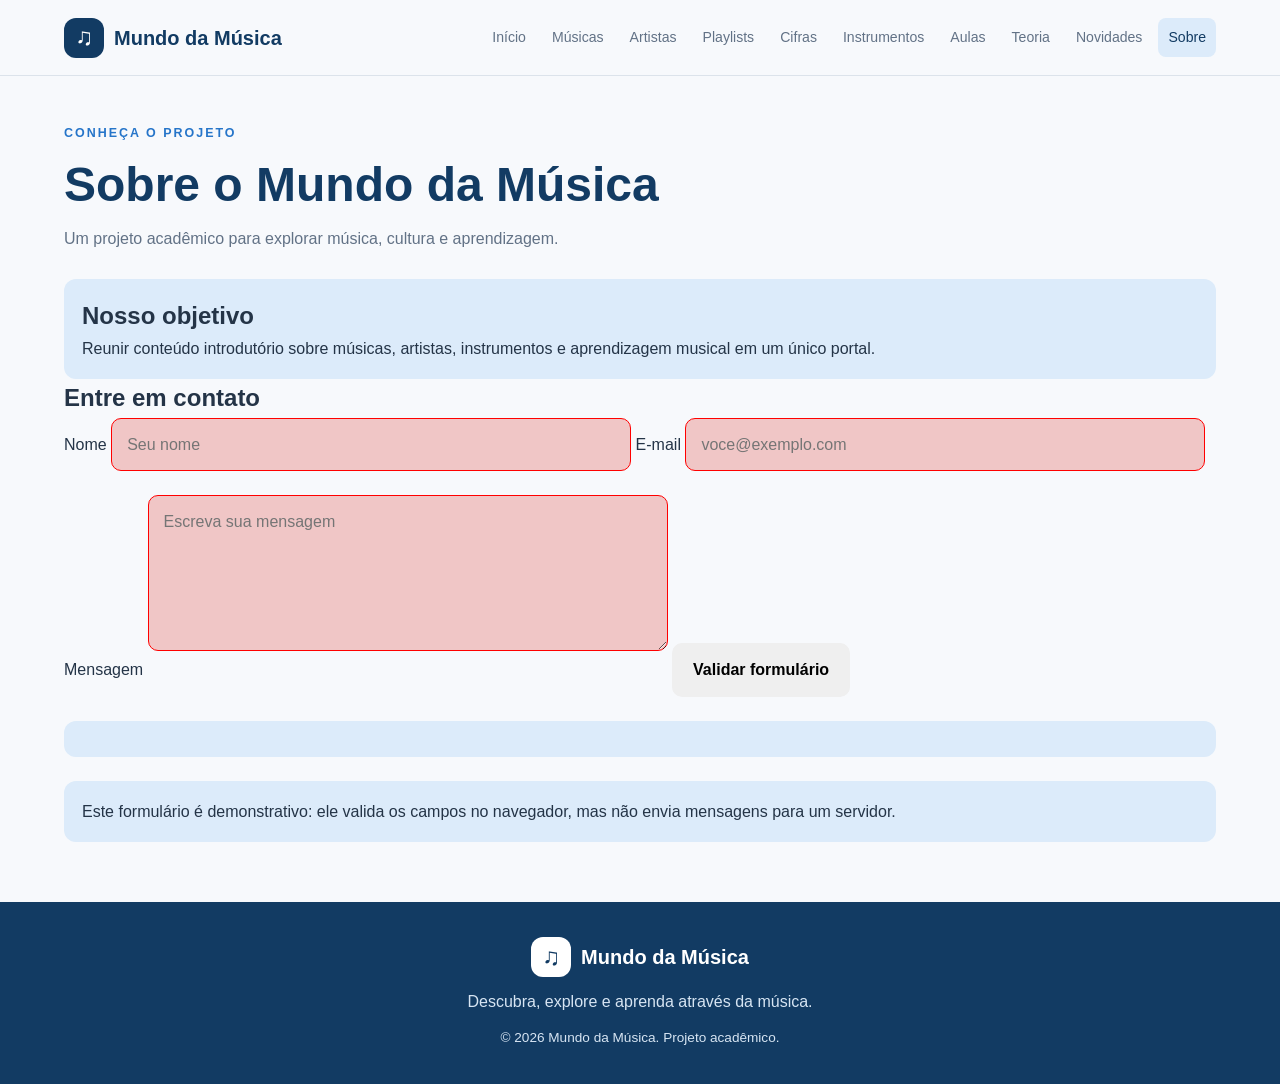
<file: sobre.html>
<!DOCTYPE html>
<html lang="pt-BR">
<head>
    <meta charset="UTF-8">
    <meta name="viewport" content="width=device-width, initial-scale=1.0">
    <meta name="description" content="Um projeto acadêmico para explorar música, cultura e aprendizagem.">
    <title>Sobre e contato | Mundo da Música</title>
    <link rel="icon" href="img/notamusical.png">
    <link rel="stylesheet" href="css/estilos.css">
    <script src="js/script.js" defer></script>
</head>
<body>  
    <header class="cabecalho">
        <a class="logo" href="index.html">
            <span class="logo-icone" aria-hidden="true">♫</span>
            <span>Mundo da Música</span>
        </a>
        <button class="botao-menu" id="botao-menu" type="button"
                aria-label="Abrir menu de navegação" aria-controls="menu-principal"
                aria-expanded="false">☰</button>
        <nav class="menu" id="menu-principal" aria-label="Navegação principal">
            <a href="index.html">Início</a>
            <a href="musicas.html">Músicas</a>
            <a href="artistas.html">Artistas</a>
            <a href="playlists.html">Playlists</a>
            <a href="cifras.html">Cifras</a>
            <a href="instrumentos.html">Instrumentos</a>
            <a href="aulas.html">Aulas</a>
            <a href="teoria.html">Teoria</a>
            <a href="novidades.html">Novidades</a>
            <a href="sobre.html" aria-current="page">Sobre</a>
        </nav>
    </header>
    <main>
        <section class="conteudo-pagina">
            <div class="introducao-pagina">
                <p class="etiqueta">CONHEÇA O PROJETO</p>
                <h1>Sobre o Mundo da Música</h1>
                <p>Um projeto acadêmico para explorar música, cultura e aprendizagem.</p>
            </div>
            <div class="aviso">
                <h2>Nosso objetivo</h2>
                <p>Reunir conteúdo introdutório sobre músicas, artistas, instrumentos e aprendizagem musical em um único portal.</p>
            </div>
            <h2 class="subtitulo">Entre em contato</h2>
            <form id="formulario-contato" class="formulario">
                <label for="nome">Nome</label>
                <input class="campo-busca" id="nome" name="nome" type="text" required minlength="2" placeholder="Seu nome">
                <label for="email">E-mail</label>
                <input class="campo-busca" id="email" name="email" type="email" required placeholder="voce@exemplo.com">
                <label for="mensagem">Mensagem</label>
                <textarea class="campo-busca" id="mensagem" name="mensagem" required minlength="5" rows="5" placeholder="Escreva sua mensagem"></textarea>
                <button class="botao botao-formulario border" type="submit">Validar formulário</button>
                <p id="resultado-formulario" class="aviso" role="status" aria-live="polite"></p>
            </form>
            <p class="aviso">Este formulário é demonstrativo: ele valida os campos no navegador, mas não envia mensagens para um servidor.</p>
        </section>
    </main>
    <footer class="rodape">
        <a class="logo logo-rodape" href="index.html"><span class="logo-icone" aria-hidden="true">♫</span><span>Mundo da Música</span></a>
        <p>Descubra, explore e aprenda através da música.</p>
        <p class="copyright">&copy; <span id="ano-atual">2026</span> Mundo da Música. Projeto acadêmico.</p>
    </footer>
</body>
</html>
</file>
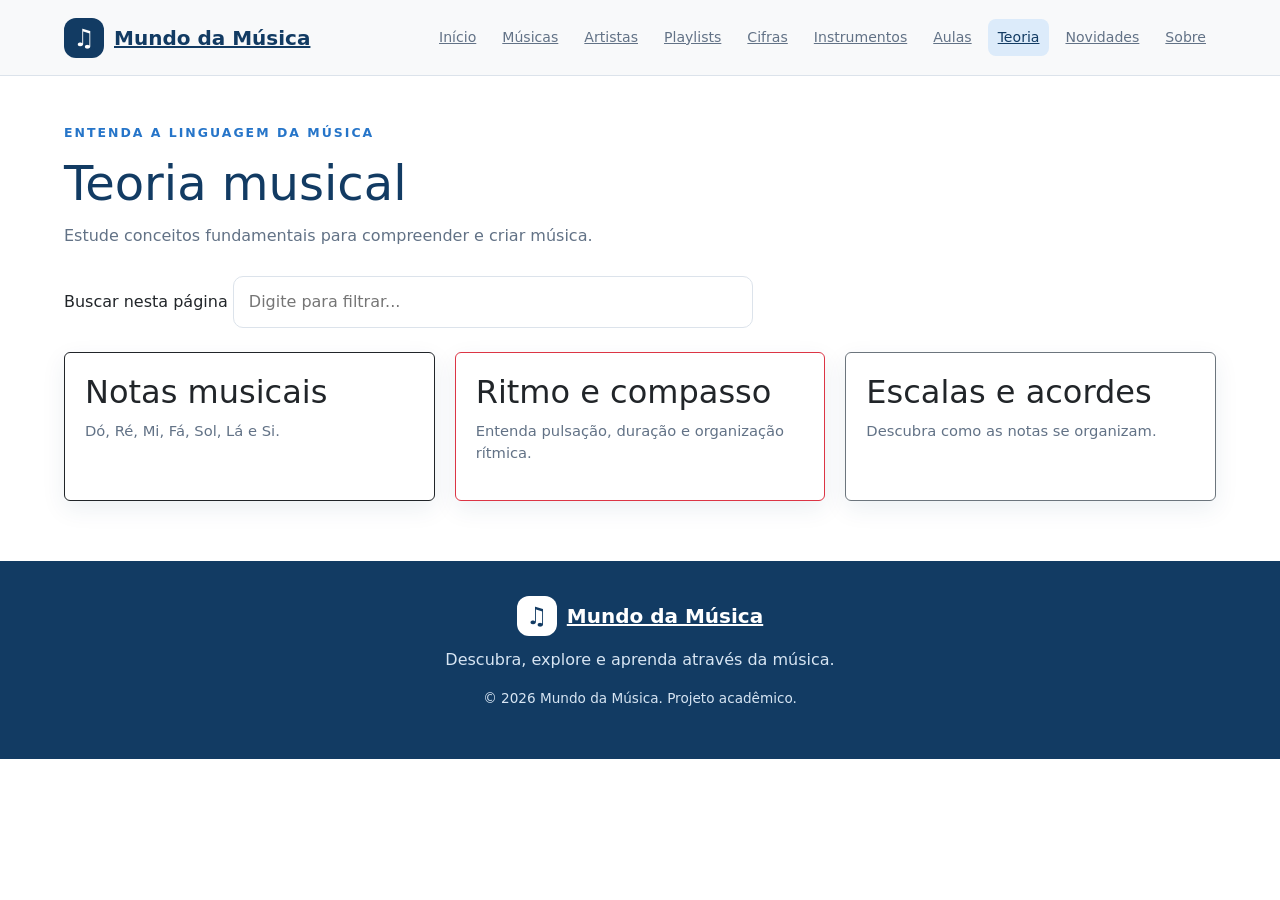
<file: teoria.html>
<!DOCTYPE html>
<html lang="pt-BR">
<head>
    <meta charset="UTF-8">
    <meta name="viewport" content="width=device-width, initial-scale=1.0">
    <meta name="description" content="Estude conceitos fundamentais para compreender e criar música.">
    <title>Teoria musical | Mundo da Música</title>
    <link rel="icon" href="img/notamusical.png">
    <link rel="stylesheet" href="css/estilos.css">
    <link href="https://cdn.jsdelivr.net/npm/bootstrap@5.0.2/dist/css/bootstrap.min.css" rel="stylesheet" integrity="sha384-EVSTQN3/azprG1Anm3QDgpJLIm9Nao0Yz1ztcQTwFspd3yD65VohhpuuCOmLASjC" crossorigin="anonymous">
    <script src="js/script.js" defer></script>
</head>
<body>
    <header class="cabecalho bg-light">
        <a class="logo" href="index.html">
            <span class="logo-icone" aria-hidden="true">♫</span>
            <span>Mundo da Música</span>
        </a>
        <button class="botao-menu" id="botao-menu" type="button"
                aria-label="Abrir menu de navegação" aria-controls="menu-principal"
                aria-expanded="false">☰</button>
        <nav class="menu" id="menu-principal" aria-label="Navegação principal">
            <a href="index.html">Início</a>
            <a href="musicas.html">Músicas</a>
            <a href="artistas.html">Artistas</a>
            <a href="playlists.html">Playlists</a>
            <a href="cifras.html">Cifras</a>
            <a href="instrumentos.html">Instrumentos</a>
            <a href="aulas.html">Aulas</a>
            <a href="teoria.html" aria-current="page">Teoria</a>
            <a href="novidades.html">Novidades</a>
            <a href="sobre.html">Sobre</a>
        </nav>
    </header>
    <main>
        <section class="conteudo-pagina">
            <div class="introducao-pagina">
                <p class="etiqueta">ENTENDA A LINGUAGEM DA MÚSICA</p>
                <h1>Teoria musical</h1>
                <p>Estude conceitos fundamentais para compreender e criar música.</p>
            </div>

            <label for="busca-itens" class="rotulo-busca">Buscar nesta página</label>
            <input class="campo-busca" type="search" id="busca-itens"
                   placeholder="Digite para filtrar..." autocomplete="off">
            <p id="mensagem-vazia" class="mensagem-vazia" hidden>Nenhum resultado encontrado.</p>
            <div class="lista-itens">
                <article class="card card-conteudo border border-dark" data-busca="notas musicais">
                    <h2>Notas musicais</h2>
                    <p>Dó, Ré, Mi, Fá, Sol, Lá e Si.</p>
                </article>
                <article class="card card-conteudo border border-danger" data-busca="ritmo compasso">
                    <h2>Ritmo e compasso</h2>
                    <p>Entenda pulsação, duração e organização rítmica.</p>
                </article>
                <article class="card card-conteudo border border-secondary" data-busca="escalas acordes">
                    <h2>Escalas e acordes</h2>
                    <p>Descubra como as notas se organizam.</p>
                </article>
            </div>
        </section>
    </main>
    <footer class="rodape">
        <a class="logo logo-rodape" href="index.html"><span class="logo-icone" aria-hidden="true">♫</span><span>Mundo da Música</span></a>
        <p>Descubra, explore e aprenda através da música.</p>
        <p class="copyright">&copy; <span id="ano-atual">2026</span> Mundo da Música. Projeto acadêmico.</p>
    </footer>
</body>
</html>
</file>
<file: css/estilos.css>
:root {
    --azul-escuro: #123B63;
    --azul: #2675C9;
    --azul-claro: #DCEBFA;
    --branco: #FFFFFF;
    --cinza: #E8EDF2;
    --texto: #243447;
    --texto-suave: #627286;
    --fundo: #F7F9FC;
    --borda: #DCE3EB;
    --sombra: 0 8px 25px rgba(18, 59, 99, 0.08);
}

* { 
    margin: 0; padding: 0; box-sizing: border-box; 
}

h4{
    text-align: center;
}

html{
    scroll-behavior: smooth; 
}

body {
    font-family: Arial, Helvetica, sans-serif; background: var(--fundo); color: var(--texto); line-height: 1.6; 
}

a { 
    color: inherit; text-decoration: none; 
}

table {
    margin-bottom: 60px;
    border: 1px solid #000000;
    border-collapse: collapse;
    width: 50%;
    margin-left: auto;
    margin-right: auto;
}

.meme {
    background-color: var(--branco);
    border: 1px solid var(--borda);
    border-radius: 20px;
    padding: 40px 20px;
    margin: 40px auto;
    max-width: 900px;
    box-shadow: var(--sombra);
    text-align: center;
}

.textinho-sinfonia {
    color: var(--texto-suave);
    max-width: 700px;
    margin: 0 auto 30px auto;
    font-size: 1rem;
    line-height: 1.6;
}

.textinho-sinfonia2{
    color: #000000;
    margin-left: auto;
    margin-right: auto;
    text-align: center;
    width: 50%;
}

video {
    width: 100%;
    max-width: 320px;
    border-radius: 10px;
    box-shadow: 0 4px 12px rgba(0, 0, 0, 0.15);
}

.video-container {
    display: flex;
    justify-content: center;
    align-items: center;
    background-color: var(--fundo);
    padding: 20px;
    border-radius: 14px;
    border: 1px solid var(--borda);
    max-width: 400px;
    margin: 0 auto;
}

input:invalid{
    background-color: rgb(240, 198, 198);
    border-color: red;
}

textarea:invalid{
    background-color: rgb(240, 198, 198);
    border-color: red;
}

th, td, tr {
    border: 1px solid #000000;
    text-align: center;
    padding: 8px;
}

td {
    background-color: var(--branco);
    color: var(--texto);
}

th {
    color: var(--branco);
    background-color: var(--azul-escuro); 
}

button, input, textarea { 
    font: inherit; 
}

a:focus-visible, button:focus-visible {
    outline: 3px solid #2675C9; outline-offset: 4px; 
}

img { 
    display: block; max-width: 100%; 
}

.cabecalho {
    min-height: 76px; padding: 16px 5%;
    display: flex; align-items: center; justify-content: space-between;
    gap: 24px; border-bottom: 1px solid var(--borda); position: relative; z-index: 10;
}

.logo { 
    display: inline-flex; align-items: center; gap: 10px; color: var(--azul-escuro); font-size: 1.25rem; font-weight: 800; white-space: nowrap; 
}

.logo-icone { 
    background: var(--azul-escuro); color: var(--branco); width: 40px; height: 40px; border-radius: 12px; display: grid; place-items: center; font-size: 1.5rem; 
}

.menu { 
    display: flex; flex-wrap: wrap; align-items: center; justify-content: flex-end; gap: 6px; 
}

.menu a { 
    padding: 8px 10px; border-radius: 8px; color: var(--texto-suave); font-size: .88rem; transition: background .2s, color .2s; 
}

.menu a:hover, .menu a[aria-current="page"] { 
    background: var(--azul-claro); color: var(--azul-escuro); 
}

.botao-menu { 
    display: none; background: var(--azul-escuro); color: var(--branco); border: none; border-radius: 8px; padding: 8px 12px; font-size: 1.3rem; cursor: pointer; 
}

.destaque { 
    margin: 32px auto 0; width: 90%; max-width: 1400px; min-height: 370px; padding: 55px 6%; border-radius: 24px; background: linear-gradient(120deg, #123B63, #2675C9); color: var(--branco); display: flex; justify-content: space-between; align-items: center; gap: 30px; overflow: hidden; 
}

.destaque-conteudo { 
    max-width: 620px; 
}

.etiqueta { 
    color: var(--azul); font-size: .78rem; font-weight: 800; letter-spacing: 2px; margin-bottom: 12px; 
}

.destaque .etiqueta { 
    color: #C7E1FF; 
}

.destaque h1 { 
    font-size: clamp(2.5rem, 5vw, 4.5rem); line-height: 1.05; margin-bottom: 20px; 
}

.destaque p:not(.etiqueta) { 
    max-width: 530px; color: #E5F0FF; margin-bottom: 24px; 
}

.botao { 
    display: inline-block; border: 2px solid transparent; border-radius: 10px; padding: 12px 19px; font-weight: 700; text-align: center; cursor: pointer; transition: transform .2s, background .2s; 
}

.botao:hover { 
    transform: translateY(-2px); 
}

.botao-principal { 
    background: var(--branco); color: var(--azul-escuro); 
}

.botao-secundario { 
    color: var(--branco); border-color: rgba(255,255,255,.6); margin-left: 8px; 
}

.destaque-visual { 
    min-width: 210px; min-height: 210px; border-radius: 50%; background: rgba(255,255,255,.12); display: flex; align-items: center; justify-content: center; gap: 10px; font-size: 3rem; color: var(--branco); transform: rotate(-8deg); 
}

.destaque-visual span:nth-child(2) { 
    font-size: 4.5rem; }

.destaque-visual span:nth-child(3) { 
    font-size: 2rem; 
}

.secao { 
    width: 90%; max-width: 1400px; margin: 55px auto; 
}

.secao-alternativa { 
    background: var(--cinza); width: 100%; max-width: none; padding: 45px 5%; 
}

.secao-cabecalho { 
    display: flex; align-items: flex-end; justify-content: space-between; gap: 20px; margin-bottom: 24px; 
}

.secao h2, .chamada h2 { 
    color: var(--azul-escuro); font-size: clamp(1.5rem, 3vw, 2.2rem); line-height: 1.2; 
}

.link-destaque { 
    color: var(--azul); font-weight: 700; 
}

.grade-categorias, .grade-musicas { 
    display: grid; grid-template-columns: repeat(4, minmax(0, 1fr)); gap: 20px; 
}

.card { 
    background: var(--branco); border: 1px solid var(--borda); border-radius: 16px; overflow: hidden; box-shadow: var(--sombra); transition: transform .2s, box-shadow .2s; 
}

.card:hover { 
    transform: translateY(-5px); box-shadow: 0 14px 30px rgba(18,59,99,.13); 
}

.categoria-card { 
    padding: 24px; display: block; 
}

.card-icone { 
    width: 52px; height: 52px; border-radius: 14px; display: grid; place-items: center; background: var(--azul-claro); color: var(--azul-escuro); font-size: 1.8rem; margin-bottom: 18px; 
}

.card h3 { 
    color: var(--azul-escuro); font-size: 1.15rem; margin-bottom: 7px; 
}

.card p { 
    color: var(--texto-suave); font-size: .92rem; 
}

.capa { 
    min-height: 160px; display: grid; place-items: center; color: var(--branco); font-size: 4rem; 
}

.capa-rock { 
    background: linear-gradient(135deg, #202938, #526D82); 
}

.capa-samba { 
    background: linear-gradient(135deg, #824A2B, #E8A65A); 
}

.capa-pop { 
    background: linear-gradient(135deg, #6A45A4, #D26CA9); 
}

.capa-jazz { 
    background: linear-gradient(135deg, #143C4A, #448C96); 
}

.card-conteudo { 
    padding: 20px; 
}

.card-conteudo a { 
    display: inline-block; margin-top: 15px; color: var(--azul); font-size: .9rem; font-weight: 700; 
}

.chamada { 
    width: 90%; max-width: 1400px; margin: 55px auto; padding: 35px; background: var(--azul-claro); border: 1px solid #C6DDF4; border-radius: 18px; display: flex; justify-content: space-between; align-items: center; gap: 25px; 
}

.chamada > div { 
    max-width: 700px; 
}

.chamada p:not(.etiqueta) { 
    color: var(--texto-suave); margin-top: 12px; 
}

.chamada .botao-principal { 
    background: var(--azul-escuro); color: var(--branco); flex-shrink: 0; 
}

.rodape { 
    padding: 35px 5%; background: var(--azul-escuro); color: var(--branco); text-align: center; 
}

.logo-rodape { 
    color: var(--branco); justify-content: center; 
}

.logo-rodape .logo-icone { 
    background: var(--branco); color: var(--azul-escuro); 
}

.rodape p { 
    margin-top: 12px; color: #D7E5F3; 
}

.copyright { 
    font-size: .85rem; 
}

.conteudo-pagina { 
    width: 90%; max-width: 1200px; margin: 48px auto 60px; 
}

.introducao-pagina { 
    margin-bottom: 28px; 
}

.introducao-pagina h1 { 
    color: var(--azul-escuro); font-size: clamp(2rem, 4vw, 3rem); line-height: 1.2; margin-bottom: 12px; 
}

.introducao-pagina > p:last-child { 
    color: var(--texto-suave); max-width: 760px; 
}

.lista-itens { 
    display: grid; grid-template-columns: repeat(3, minmax(0, 1fr)); gap: 20px; 
}

.aviso { 
    background: var(--azul-claro); padding: 18px; border-radius: 12px; margin-top: 24px; 
}

.campo-busca { 
    width: 100%; max-width: 520px; padding: 13px 15px; border: 1px solid var(--borda); border-radius: 10px; margin: 0 0 24px; background: white; 
}

.mensagem-vazia { 
    color: var(--texto-suave); padding: 20px 0; 
}

@media (max-width: 1100px) {
    .cabecalho { 
        flex-wrap: wrap; 
    }

    .menu { 
        gap: 3px; 
    }

    .menu a { 
        padding: 7px; 
    }

    .grade-categorias, .grade-musicas { 
        grid-template-columns: repeat(2, minmax(0, 1fr)); 
    }
}

@media (max-width: 700px) {
    .cabecalho { 
        padding: 14px 5%; 
    }

    .botao-menu { 
        display: block; 
    }

    .menu { 
        display: none; width: 100%; flex-direction: column; align-items: stretch; padding-top: 10px; 
    }

    .menu.aberto { 
        display: flex; 
    }

    .menu a { 
        padding: 10px; 
    }

    .destaque { 
        flex-direction: column; align-items: flex-start; padding: 35px 25px; margin-top: 20px; 
    }

    .destaque-visual { 
        align-self: center; min-width: 150px; min-height: 150px; font-size: 2rem; 
    }

    .destaque-visual span:nth-child(2) { 
        font-size: 3rem; 
    }

    .botao-secundario { 
        margin: 12px 0 0; 
    }

    .secao { 
        margin: 40px auto; 
    }

    .secao-alternativa { 
        padding: 35px 5%; 
    }

    .grade-categorias, .grade-musicas, .lista-itens { 
        grid-template-columns: 1fr; 
    }

    .secao-cabecalho { align-items: flex-start; flex-direction: column; 
    }
    .chamada { 
        flex-direction: column; align-items: flex-start; padding: 25px; 
    }
}

@media (prefers-reduced-motion: reduce) {
    html { 
        scroll-behavior: auto; 
    }
    *, *::before, *::after { 
        transition-duration: .01ms !important; animation-duration: .01ms !important; 
    }
}
</file>
